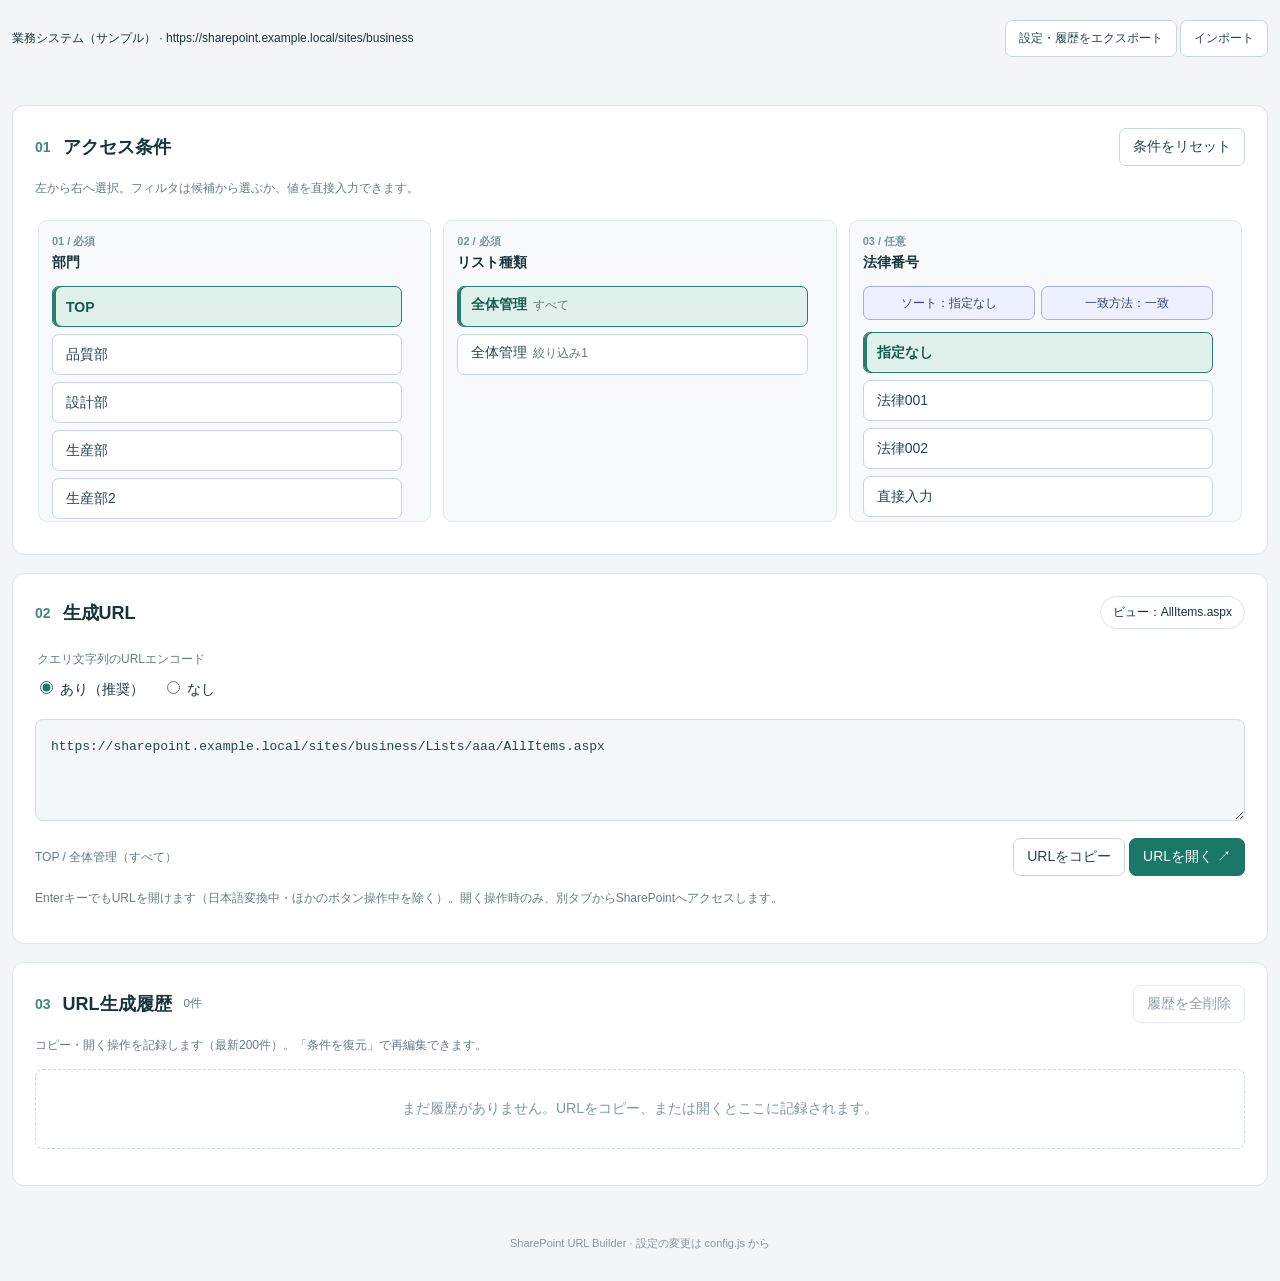
<file: SharePointUrlBuilder/index.html>
<!DOCTYPE html>

<!-- 要素IDはapp.jsから参照するため、変更する場合は両ファイルを合わせて修正する。 -->
<html lang="ja">
  <head>

    <!-- 文字コードと表示領域。日本語設定ファイルはUTF-8で保存する。 -->
    <meta charset="utf-8"/>
    <meta content="width=device-width, initial-scale=1" name="viewport"/>

    <!-- 通信制限：外部接続は拒否し、同じ場所に置いたJS/CSSだけを読み込む。 -->
    <meta content="default-src 'none'; script-src 'self'; style-src 'self'; connect-src 'none'; img-src 'none'; font-src 'none'; object-src 'none'; base-uri 'none'; form-action 'none'" http-equiv="Content-Security-Policy"/>
    <title>SharePoint URLビルダー</title>
    <link href="styles.css" rel="stylesheet"/>

    <!-- deferでDOM構築後に順番通り実行する。config.jsを必ずapp.jsより先に置く。 -->
    <script defer="" src="config.js"></script>
    <script defer="" src="app.js"></script>
  </head>
  <body>

    <main>

      <!-- 共通操作：ベースURLの表示、保存データのエクスポート／インポート。 -->
      <div class="toolbar">
        <span id="baseLabel"></span>
        <div>
          <button id="export">設定・履歴をエクスポート</button>
          <button id="import">インポート</button>
          <input accept=".json,application/json" hidden="" id="file" type="file"/>
        </div>
      </div>

      <!-- 通知領域：保存障害はstorageWarning、操作結果はmessageへapp.jsから表示する。 -->
      <p class="warning" hidden="" id="storageWarning"></p>
      <p aria-live="polite" id="message" role="status"></p>

      <!-- 01 アクセス条件：columns配下の属性列はapp.jsのrenderColumns()が生成する。 -->
      <section aria-labelledby="selectionTitle">
        <div class="section-heading">
          <h2 id="selectionTitle">
            01
            <span>アクセス条件</span>
          </h2>
          <button id="reset">条件をリセット</button>
        </div>
        <p class="hint">左から右へ選択。フィルタは候補から選ぶか、値を直接入力できます。</p>
        <div class="columns" id="columns"></div>
      </section>

      <!-- 02 生成結果：URLは読み取り専用。エンコード方式と操作ボタンを配置する。 -->
      <section aria-labelledby="resultTitle" class="result">
        <div class="section-heading">
          <h2 id="resultTitle">
            02
            <span>生成URL</span>
          </h2>
          <span class="badge" id="viewLabel">ビュー：AllItems.aspx</span>
        </div>

        <!-- ラジオボタンのnameとvalueはapp.jsのイベント処理で参照する。 -->
        <fieldset class="encoding">
          <legend>クエリ文字列のURLエンコード</legend>
          <label>
            <input checked="" name="encoding" type="radio" value="yes"/>
            あり（推奨）
          </label>
          <label>
            <input name="encoding" type="radio" value="no"/>
            なし
          </label>
        </fieldset>
        <label class="sr-only" for="url">生成されたURL</label>
        <textarea id="url" readonly="" rows="3" spellcheck="false"></textarea>
        <p class="warning" hidden="" id="urlWarning"></p>
        <div class="result-footer">
          <span id="summary"></span>
          <div>
            <button id="copy">URLをコピー</button>
            <button class="primary" id="open">URLを開く ↗</button>
          </div>
        </div>
        <p class="hint">EnterキーでもURLを開けます（日本語変換中・ほかのボタン操作中を除く）。開く操作時のみ、別タブからSharePointへアクセスします。</p>
      </section>

      <!-- 03 履歴：history配下はrenderHistory()で再描画。復元ボタンもJS側で生成する。 -->
      <section aria-labelledby="historyTitle">
        <div class="section-heading">
          <h2 id="historyTitle">
            03
            <span>URL生成履歴</span>
            <small id="historyCount"></small>
          </h2>
          <button id="clear">履歴を全削除</button>
        </div>
        <p class="hint">コピー・開く操作を記録します（最新200件）。「条件を復元」で再編集できます。</p>
        <div id="history"></div>
      </section>
    </main>

    <!-- フッター：環境固有の設定を変更するファイルを案内する。 -->
    <footer>SharePoint URL Builder · 設定の変更は config.js から</footer>
  </body>
</html>
</file>
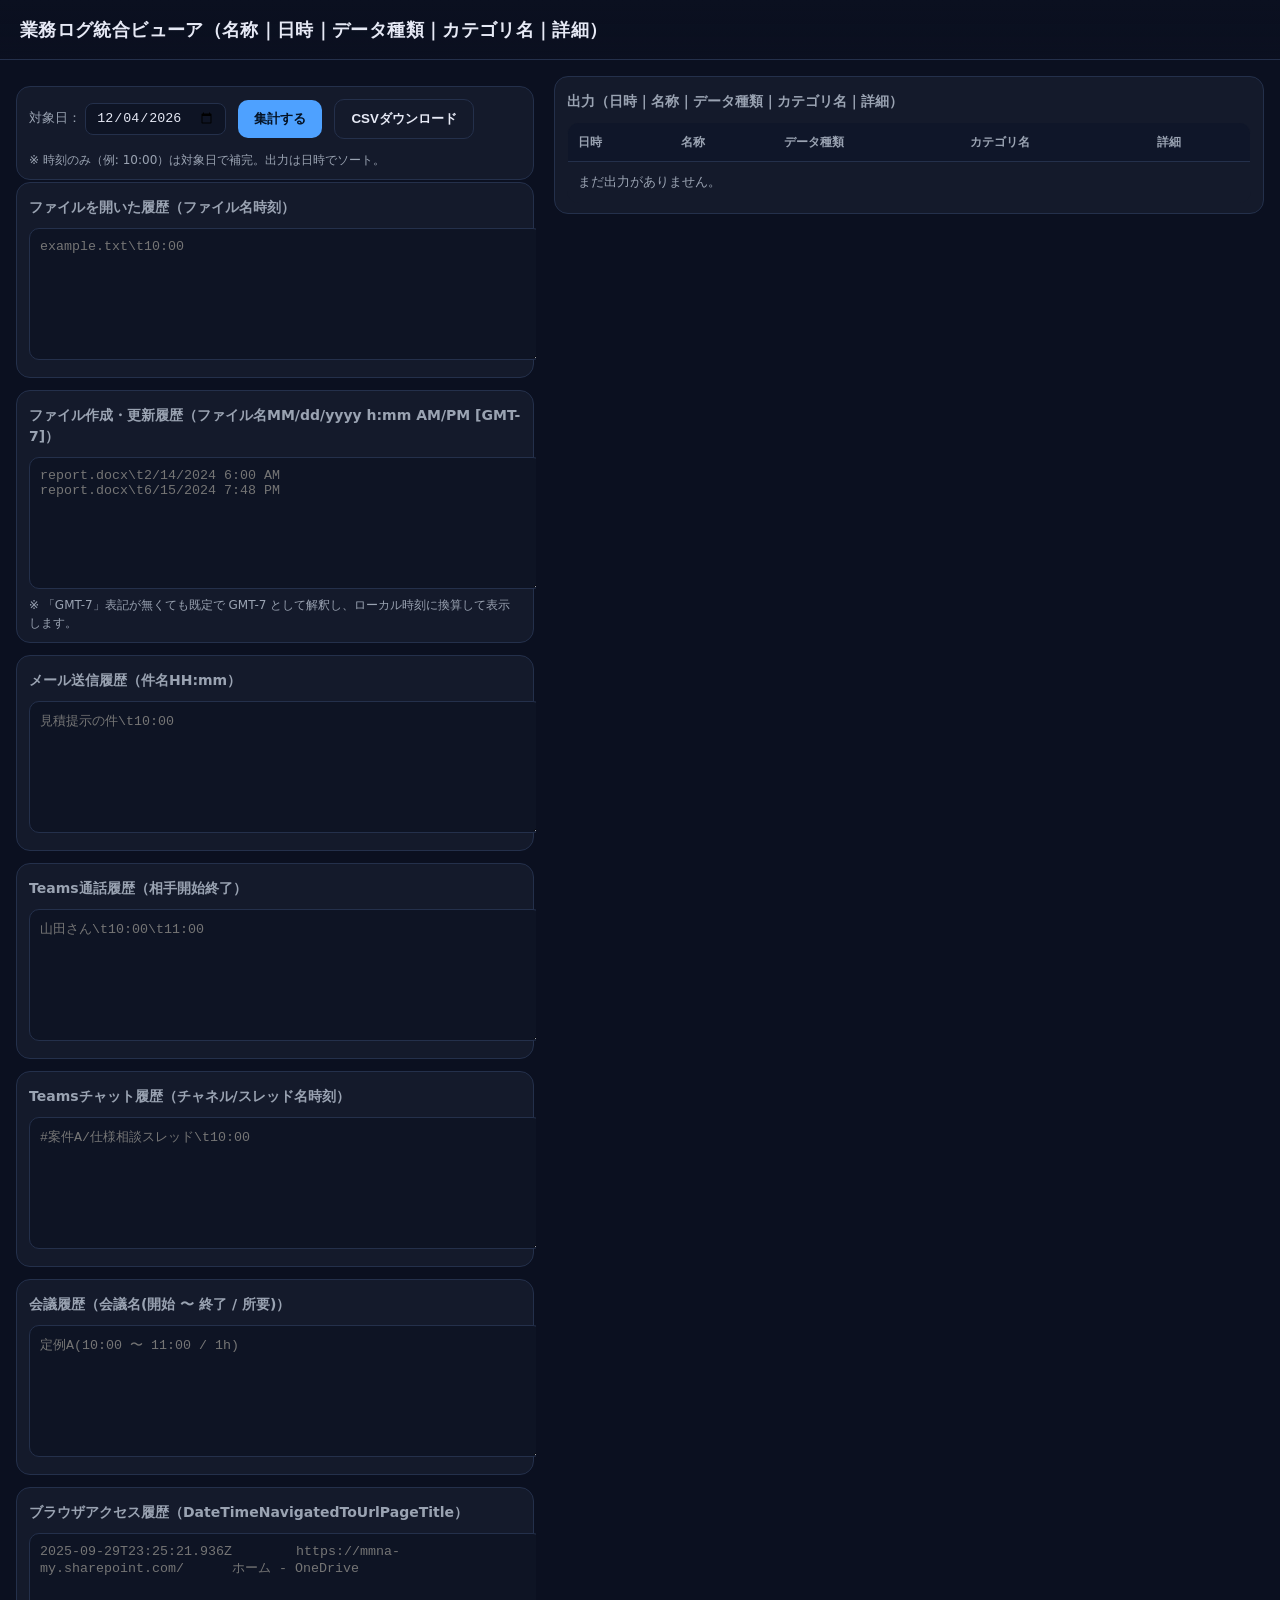
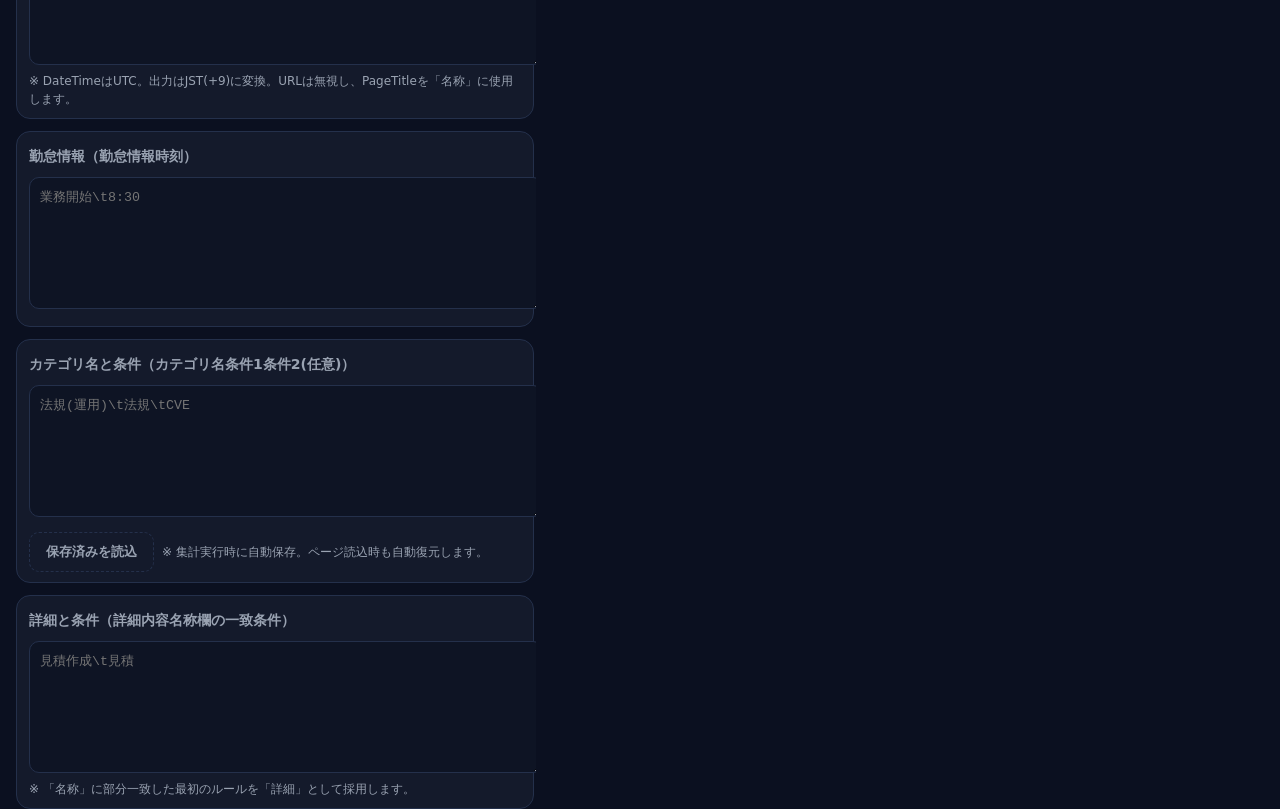
<file: task_analyzer/task_analyzer.html>
<!doctype html>
<html lang="ja">
<head>
<meta charset="utf-8" />
<meta name="viewport" content="width=device-width,initial-scale=1" />
<title>業務ログ統合ビューア（名称｜日時｜データ種類｜カテゴリ名｜詳細）</title>
<style>
  :root{
    --bg:#0b1020; --panel:#141a2b; --ink:#e6e9f5; --muted:#9aa3b2; --acc:#4ea1ff; --bd:#24304b;
  }
  body{margin:0;background:var(--bg);color:var(--ink);font-family:system-ui,-apple-system,Segoe UI,Roboto,Helvetica,Arial,'Noto Sans JP',sans-serif;line-height:1.5;}
  header{padding:16px 20px;border-bottom:1px solid var(--bd);position:sticky;top:0;background:linear-gradient(180deg,var(--bg),#0b1020e6 70%,#0b102000);}
  h1{margin:0;font-size:18px;font-weight:700;letter-spacing:.02em}

  /* ===== 2カラムレイアウト（左右独立スクロール） ===== */
  .wrap{max-width:1400px;margin:0 auto;padding:16px;}
  .two-col{
    display:grid;
    grid-template-columns:minmax(360px,520px) 1fr;
    gap:16px;
    align-items:start;
    height:calc(100vh - 72px);
  }
  .left, .right{display:flex;flex-direction:column;gap:12px;min-height:0;overflow:auto;}
  .left{padding-right:2px;}
  .right{padding-left:2px;}

  /* ===== カード/フォーム/テーブル ===== */
  .card{background:var(--panel);border:1px solid var(--bd);border-radius:14px;padding:12px 12px 10px}
  .card h2{margin:2px 0 10px;font-size:14px;color:var(--muted);font-weight:600}
  .controls{display:flex;flex-wrap:wrap;gap:12px;align-items:center}
  .controls.sticky{position:sticky;top:10px;z-index:2;}
  label{font-size:13px;color:var(--muted)}
  input[type="date"]{background:#0e1424;color:var(--ink);border:1px solid var(--bd);border-radius:8px;padding:6px 10px}
  button{background:var(--acc);color:#041224;border:none;border-radius:10px;padding:10px 16px;font-weight:700;cursor:pointer}
  button.secondary{background:transparent;border:1px solid var(--bd);color:var(--ink)}
  button.ghost{background:transparent;border:1px dashed var(--bd);color:var(--muted)}
  textarea{width:100%;min-height:110px;resize:vertical;background:#0e1424;color:var(--ink);border:1px solid var(--bd);border-radius:10px;padding:10px;font-family:ui-monospace,SFMono-Regular,Menlo,Consolas,monospace}
  .hint{font-size:12px;color:var(--muted)}

  .out-card{display:flex;flex-direction:column;min-height:0}
  .table-scroll{overflow:auto;min-height:0;flex:1;border-radius:12px}
  table{width:100%;border-collapse:collapse;background:var(--panel);border:1px solid var(--bd);border-radius:12px;overflow:hidden}
  thead th{font-size:12px;text-align:left;color:var(--muted);padding:10px;border-bottom:1px solid var(--bd);background:#0f1629;position:sticky;top:0}
  tbody td{padding:10px;border-bottom:1px solid var(--bd);font-size:13px;vertical-align:top}
  .muted{color:var(--muted)}

  @media(max-width:900px){
    .two-col{grid-template-columns:1fr; height:auto;}
    .left,.right{overflow:visible}
  }
</style>
</head>
<body>
  <header>
    <h1>業務ログ統合ビューア（名称｜日時｜データ種類｜カテゴリ名｜詳細）</h1>
  </header>

  <div class="wrap">
    <div class="two-col">
      <!-- 左：入力エリア -->
      <div class="left">
        <div class="card controls sticky">
          <div class="controls">
            <label>対象日：
              <input id="targetDate" type="date">
            </label>
            <button id="run">集計する</button>
            <button id="downloadCsv" class="secondary">CSVダウンロード</button>
            <span class="hint">※ 時刻のみ（例: 10:00）は対象日で補完。出力は日時でソート。</span>
          </div>
        </div>

        <div class="card">
          <h2>ファイルを開いた履歴（ファイル名<TAB>時刻）</h2>
          <textarea id="taOpen" placeholder="example.txt\t10:00"></textarea>
        </div>

        <div class="card">
          <h2>ファイル作成・更新履歴（ファイル名<TAB>MM/dd/yyyy h:mm AM/PM [GMT-7]）</h2>
          <textarea id="taCreateUpdate" placeholder="report.docx\t2/14/2024 6:00 AM
report.docx\t6/15/2024 7:48 PM"></textarea>
          <div class="hint">※ 「GMT-7」表記が無くても既定で GMT-7 として解釈し、ローカル時刻に換算して表示します。</div>
        </div>

        <div class="card">
          <h2>メール送信履歴（件名<TAB>HH:mm）</h2>
          <textarea id="taMail" placeholder="見積提示の件\t10:00"></textarea>
        </div>

        <div class="card">
          <h2>Teams通話履歴（相手<TAB>開始<TAB>終了）</h2>
          <textarea id="taTeams" placeholder="山田さん\t10:00\t11:00"></textarea>
        </div>

        <div class="card">
          <h2>Teamsチャット履歴（チャネル/スレッド名<TAB>時刻）</h2>
          <textarea id="taTeamsChat" placeholder="#案件A/仕様相談スレッド\t10:00"></textarea>
        </div>

        <div class="card">
          <h2>会議履歴（会議名(開始 〜 終了 / 所要)）</h2>
          <textarea id="taMeet" placeholder="定例A(10:00 〜 11:00 / 1h)"></textarea>
        </div>

        <!-- ★★ 追加：ブラウザアクセス履歴 ★★ -->
        <div class="card">
          <h2>ブラウザアクセス履歴（DateTime<TAB>NavigatedToUrl<TAB>PageTitle）</h2>
          <textarea id="taBrowser" placeholder="2025-09-29T23:25:21.936Z	https://mmna-my.sharepoint.com/	ホーム - OneDrive"></textarea>
          <div class="hint">※ DateTimeはUTC。出力はJST(+9)に変換。URLは無視し、PageTitleを「名称」に使用します。</div>
        </div>

        <div class="card">
          <h2>勤怠情報（勤怠情報<TAB>時刻）</h2>
          <textarea id="taKintai" placeholder="業務開始\t8:30"></textarea>
        </div>

        <div class="card">
          <h2>カテゴリ名と条件（カテゴリ名<TAB>条件1<TAB>条件2(任意)）</h2>
          <textarea id="taCategory" placeholder="法規(運用)\t法規\tCVE"></textarea>
          <div class="controls" style="margin-top:8px;gap:8px">
            <button id="btnLoadCategory" class="ghost">保存済みを読込</button>
            <span class="hint">※ 集計実行時に自動保存。ページ読込時も自動復元します。</span>
          </div>
        </div>

        <div class="card">
          <h2>詳細と条件（詳細内容<TAB>名称欄の一致条件）</h2>
          <textarea id="taDetailRules" placeholder="見積作成\t見積"></textarea>
          <div class="hint">※ 「名称」に部分一致した最初のルールを「詳細」として採用します。</div>
        </div>
      </div>

      <!-- 右：出力テーブル -->
      <div class="right">
        <div class="card out-card">
          <h2>出力（日時｜名称｜データ種類｜カテゴリ名｜詳細）</h2>
          <div class="table-scroll">
            <table id="outTable" aria-live="polite">
              <thead>
                <tr><th>日時</th><th>名称</th><th>データ種類</th><th>カテゴリ名</th><th>詳細</th></tr>
              </thead>
              <tbody id="outBody">
                <tr><td class="muted" colspan="5">まだ出力がありません。</td></tr>
              </tbody>
            </table>
          </div>
        </div>
      </div>

    </div>
  </div>

<script>
(function(){
  // ===== LocalStorage Keys =====
  const LS_KEY_CATEGORY     = 'taskAnalyzer.categoryRules.v1';
  const LS_KEY_DETAILRULES  = 'taskAnalyzer.detailRules.v1';
  const LS_KEY_KINTAI       = 'taskAnalyzer.kintai.v1';

  // ===== 共通ユーティリティ =====
  function fmtYmdHM(date){
    if(!(date instanceof Date) || isNaN(date)) return '';
    const y = date.getFullYear();
    const m = String(date.getMonth()+1).padStart(2,'0');
    const d = String(date.getDate()).padStart(2,'0');
    const hh = String(date.getHours()).padStart(2,'0');
    const mm = String(date.getMinutes()).padStart(2,'0');
    return `${y}/${m}/${d} ${hh}:${mm}`;
  }
  function lines(str){
    return (str||'').replace(/\r\n?/g,'\n').split('\n').map(s=>s.trim()).filter(Boolean);
  }

  // 前営業日（週末除く）を YYYY-MM-DD 文字列で返す
  function prevBusinessDayYMD(){
    const t = new Date();
    t.setHours(0,0,0,0);
    const d = new Date(t.getFullYear(), t.getMonth(), t.getDate() - 1);
    while([0,6].includes(d.getDay())){ d.setDate(d.getDate() - 1); }
    const y = d.getFullYear();
    const m = String(d.getMonth()+1).padStart(2,'0');
    const da = String(d.getDate()).padStart(2,'0');
    return `${y}-${m}-${da}`;
  }

  function getTargetDate(){
    const el = document.getElementById('targetDate');
    const v = el.value;
    if(!v){
      el.value = prevBusinessDayYMD(); // 既定＝前営業日
      return getTargetDate();
    }
    const [yy,mm,dd] = v.split('-').map(n=>parseInt(n,10));
    return new Date(yy, mm-1, dd, 0, 0, 0, 0);
  }

  // ===== 解析系 =====
  // MM/dd/yyyy h:mm AM/PM （GMT記載なし→既定で GMT-7）をローカル時刻へ
  function parseUsAmPmAssumeGMTMinus7(s){
    let offset = -7;
    const tzMatch = s.match(/\bGMT\s*([+-]\d{1,2})\b/i);
    if(tzMatch){
      offset = parseInt(tzMatch[1],10);
      s = s.replace(/\bGMT\s*[+-]?\d{1,2}\b/i,'').trim();
    }
    const m = s.match(/^(\d{1,2})\/(\d{1,2})\/(\d{4})\s+(\d{1,2}):(\d{2})\s*([AP]M)$/i);
    if(!m) return null;
    let [_, M, D, Y, h, min, ap] = m;
    M = +M; D = +D; Y = +Y; h = +h; min = +min; ap = ap.toUpperCase();
    if(ap === 'PM' && h !== 12) h += 12;
    if(ap === 'AM' && h === 12) h = 0;
    const MM = String(M).padStart(2,'0');
    const DD = String(D).padStart(2,'0');
    const HH = String(h).padStart(2,'0');
    const mm2 = String(min).padStart(2,'0');
    const sign = offset >= 0 ? '+' : '-';
    const abs = Math.abs(offset);
    const tz = `${sign}${String(abs).padStart(2,'0')}:00`;
    const iso = `${Y}-${MM}-${DD}T${HH}:${mm2}:00${tz}`;
    return new Date(iso);
  }
  function parseTimeOnTargetDay(s, targetDate){
    const m = s.match(/^(\d{1,2}):(\d{2})$/);
    if(!m) return null;
    const [_,hh,mm] = m.map(Number);
    return new Date(targetDate.getFullYear(), targetDate.getMonth(), targetDate.getDate(), hh, mm, 0, 0);
  }

  // JST(+9)での表示用（UTCのDate -> JSTの"壁時計"に直して既存フォーマットで表示）
  function fmtYmdHM_JST(utcDate){
    if(!(utcDate instanceof Date) || isNaN(utcDate)) return '';
    // 現地タイムゾーンとの差分を考慮して JST の壁時計に合わせる（日本はDSTなし）
    const deltaMinutes = (9*60) + utcDate.getTimezoneOffset(); // +540 - localOffset
    const jstDate = new Date(utcDate.getTime() + deltaMinutes*60000);
    return fmtYmdHM(jstDate);
  }

  // ===== カテゴリ判定 =====
  function parseCategoryRules(text){
    const arr = lines(text);
    const rules = [];
    for(const line of arr){
      const parts = line.split('\t');
      const cat = (parts[0]||'').trim();
      const c1  = (parts[1]||'').trim();
      const c2  = (parts[2]||'').trim();
      if(!cat || !c1) continue; // 条件1は必須
      rules.push({ cat, c1, c2: c2 || null });
    }
    return rules;
  }
  function resolveCategory(name, rules){
    for(const r of rules){
      const ok1 = name.includes(r.c1);
      const ok2 = r.c2 ? name.includes(r.c2) : true;
      if(ok1 && ok2) return r.cat;
    }
    return '';
  }

  // ===== 詳細判定 =====
  function parseDetailRules(text){
    const arr = lines(text);
    const rules = [];
    for(const line of arr){
      const [detail, cond] = line.split('\t');
      const d = (detail||'').trim();
      const c = (cond||'').trim();
      if(!d || !c) continue;
      rules.push({ detail: d, cond: c });
    }
    return rules;
  }
  function resolveDetail(name, rules){
    for(const r of rules){
      if(name.includes(r.cond)) return r.detail; // 最初に一致したもの
    }
    return '';
  }

  // ===== 出力描画・CSV =====
  function renderTable(rows){
    const tbody = document.getElementById('outBody');
    tbody.innerHTML = '';
    if(rows.length === 0){
      tbody.innerHTML = `<tr><td class="muted" colspan="5">該当する行がありませんでした。</td></tr>`;
      return;
    }
    for(const r of rows){
      const tr = document.createElement('tr');
      // 列順：名称｜日時｜データ種類｜カテゴリ名｜詳細
      tr.innerHTML = `<td>${r.whenStr}</td><td>${r.name}</td><td>${r.type}</td><td>${r.category||''}</td><td>${r.detail||''}</td>`;
      tbody.appendChild(tr);
    }
  }
  function downloadCSV(rows){
    const header = ['名称','データ種類','日時','時間1','時間2','カテゴリ名','詳細'];
    const escape = (s) => `"${String(s).replace(/"/g,'""')}"`;
    const csv = [header.join(',')].concat(
      rows.map(r=>`${escape(r.name)},${escape(r.type)},${escape(r.whenStr)},,,${escape(r.category||'')},${escape(r.detail||'')}`)
    ).join('\r\n');
    const blob = new Blob([csv], {type:'text/csv;charset=utf-8;'});
    const url = URL.createObjectURL(blob);
    const a = document.createElement('a');
    a.href = url; a.download = 'activity_merged.csv';
    document.body.appendChild(a); a.click();
    setTimeout(()=>{ URL.revokeObjectURL(url); a.remove(); }, 500);
  }

  // ===== 集計本体 =====
  let lastRows = [];
  function runAggregation(){
    const target = getTargetDate();
    const rows = [];

    // 1) ファイルを開いた履歴
    for(const line of lines(document.getElementById('taOpen').value)){
      const [name, timeStr] = line.split('\t');
      if(!name || !timeStr) continue;
      const d = parseTimeOnTargetDay(String(timeStr).trim(), target);
      if(!d) continue;
      rows.push({ type:'ファイル(開)', name: String(name).trim(), when:d, whenStr: fmtYmdHM(d) });
    }

    // 2) 作成・更新履歴（既定GMT-7）
    for(const line of lines(document.getElementById('taCreateUpdate').value)){
      const [name, tsRaw] = line.split('\t');
      if(!name || !tsRaw) continue;
      const d = parseUsAmPmAssumeGMTMinus7(String(tsRaw).trim());
      if(!d) continue;
      rows.push({ type:'ファイル(更)', name: String(name).trim(), when:d, whenStr: fmtYmdHM(d) });
    }

    // 3) メール送信履歴
    for(const line of lines(document.getElementById('taMail').value)){
      const [subj, timeStr] = line.split('\t');
      if(!subj || !timeStr) continue;
      const d = parseTimeOnTargetDay(String(timeStr).trim(), target);
      if(!d) continue;
      rows.push({ type:'メール', name: String(subj).trim(), when:d, whenStr: fmtYmdHM(d) });
    }

    // 4) Teams通話履歴（開始・終了）
    for(const line of lines(document.getElementById('taTeams').value)){
      const parts = line.split('\t');
      if(parts.length < 3) continue;
      const [peer, startStr, endStr] = parts.map(s=>String(s).trim());
      const ds = parseTimeOnTargetDay(startStr, target);
      const de = parseTimeOnTargetDay(endStr, target);
      if(!peer || !ds || !de) continue;
      rows.push({ type:'Teams(開始)', name: peer, when: ds, whenStr: fmtYmdHM(ds) });
      rows.push({ type:'Teams(終了)', name: peer, when: de, whenStr: fmtYmdHM(de) });
    }

    // 5) Teamsチャット履歴
    for(const line of lines(document.getElementById('taTeamsChat').value)){
      const [thread, timeStr] = line.split('\t');
      if(!thread || !timeStr) continue;
      const d = parseTimeOnTargetDay(String(timeStr).trim(), target);
      if(!d) continue;
      rows.push({ type:'Teams(チャット)', name: String(thread).trim(), when:d, whenStr: fmtYmdHM(d) });
    }

    // 6) 会議履歴（開始・終了） ※「〜」/「-」両対応
    for(const line of lines(document.getElementById('taMeet').value)){
      const m = line.match(/^(.+?)\s*\(\s*([0-9]{1,2}:[0-9]{2})\s*[〜\-]\s*([0-9]{1,2}:[0-9]{2})\s*(?:\/.*)?\)$/);
      if(!m) continue;
      const title = m[1].trim();
      const ds = parseTimeOnTargetDay(m[2].trim(), target);
      const de = parseTimeOnTargetDay(m[3].trim(), target);
      if(!ds || !de) continue;
      rows.push({ type:'会議(開始)', name: title, when: ds, whenStr: fmtYmdHM(ds) });
      rows.push({ type:'会議(終了)', name: title, when: de, whenStr: fmtYmdHM(de) });
    }

    // 7) ★ ブラウザアクセス履歴：UTC -> JST(+9)表示、URLは無視、PageTitleを名称に
    for(const line of lines(document.getElementById('taBrowser').value)){
      const parts = line.split('\t');
      if(parts.length < 3) continue;
      const dtStr = String(parts[0]).trim();
      const title = String(parts[2]).trim(); // PageTitle
      if(!dtStr || !title) continue;
      const du = new Date(dtStr);            // UTC ISO などに対応
      if(isNaN(du)) continue;
      rows.push({ type:'ブラウザ', name: title, when: du, whenStr: fmtYmdHM_JST(du) });
    }

    // 8) 勤怠情報
    const kintaiText = document.getElementById('taKintai').value;
    for(const line of lines(kintaiText)){
      const [label, timeStr] = line.split('\t');
      if(!label || !timeStr) continue;
      const d = parseTimeOnTargetDay(String(timeStr).trim(), target);
      if(!d) continue;
      rows.push({ type:'勤怠', name: String(label).trim(), when:d, whenStr: fmtYmdHM(d) });
    }

    // 9) カテゴリ付与
    const catText = document.getElementById('taCategory').value;
    const catRules = parseCategoryRules(catText);
    for(const r of rows){ r.category = resolveCategory(r.name, catRules); }

    // 10) 詳細付与（名称への部分一致）
    const detailText = document.getElementById('taDetailRules').value;
    const detailRules = parseDetailRules(detailText);
    for(const r of rows){ r.detail = resolveDetail(r.name, detailRules); }

    // ★ localStorage 保存（カテゴリ／詳細ルール／勤怠）
    try{
      localStorage.setItem(LS_KEY_CATEGORY, catText);
      localStorage.setItem(LS_KEY_DETAILRULES, detailText);
      localStorage.setItem(LS_KEY_KINTAI, kintaiText);
    }catch(e){ console.warn('設定の保存に失敗:', e); }

    // ソート & 出力
    rows.sort((a,b)=> a.when - b.when);
    lastRows = rows;
    renderTable(rows);

    // CSVボタン更新
    document.getElementById('downloadCsv').onclick = ()=> downloadCSV(lastRows);
  }

  // ===== イベント配線 =====
  document.getElementById('run').addEventListener('click', runAggregation);

  // 各テキストエリアの blur で自動集計（ブラウザ履歴も追加）
  ['taOpen','taCreateUpdate','taMail','taTeams','taTeamsChat','taMeet','taBrowser','taKintai','taCategory','taDetailRules'].forEach(id=>{
    const el = document.getElementById(id);
    if(el){ el.addEventListener('blur', runAggregation); }
  });

  // 「保存済みを読込」ボタン（カテゴリ）
  document.getElementById('btnLoadCategory').addEventListener('click', ()=>{
    try{
      const saved = localStorage.getItem(LS_KEY_CATEGORY);
      if(saved!=null){
        document.getElementById('taCategory').value = saved;
        runAggregation(); // 反映
      }
    }catch(e){ console.warn('カテゴリの読込に失敗:', e); }
  });

  // 初期化：対象日＝前営業日 & 各テキストを自動復元
  (function init(){
    getTargetDate();
    try{
      const savedCat    = localStorage.getItem(LS_KEY_CATEGORY);
      const savedDetail = localStorage.getItem(LS_KEY_DETAILRULES);
      const savedKintai = localStorage.getItem(LS_KEY_KINTAI);
      if(savedCat   != null) document.getElementById('taCategory').value     = savedCat;
      if(savedDetail!= null) document.getElementById('taDetailRules').value  = savedDetail;
      if(savedKintai!= null) document.getElementById('taKintai').value       = savedKintai;
    }catch(e){ /* noop */ }
  })();
})();
</script>
</body>
</html>
</file>
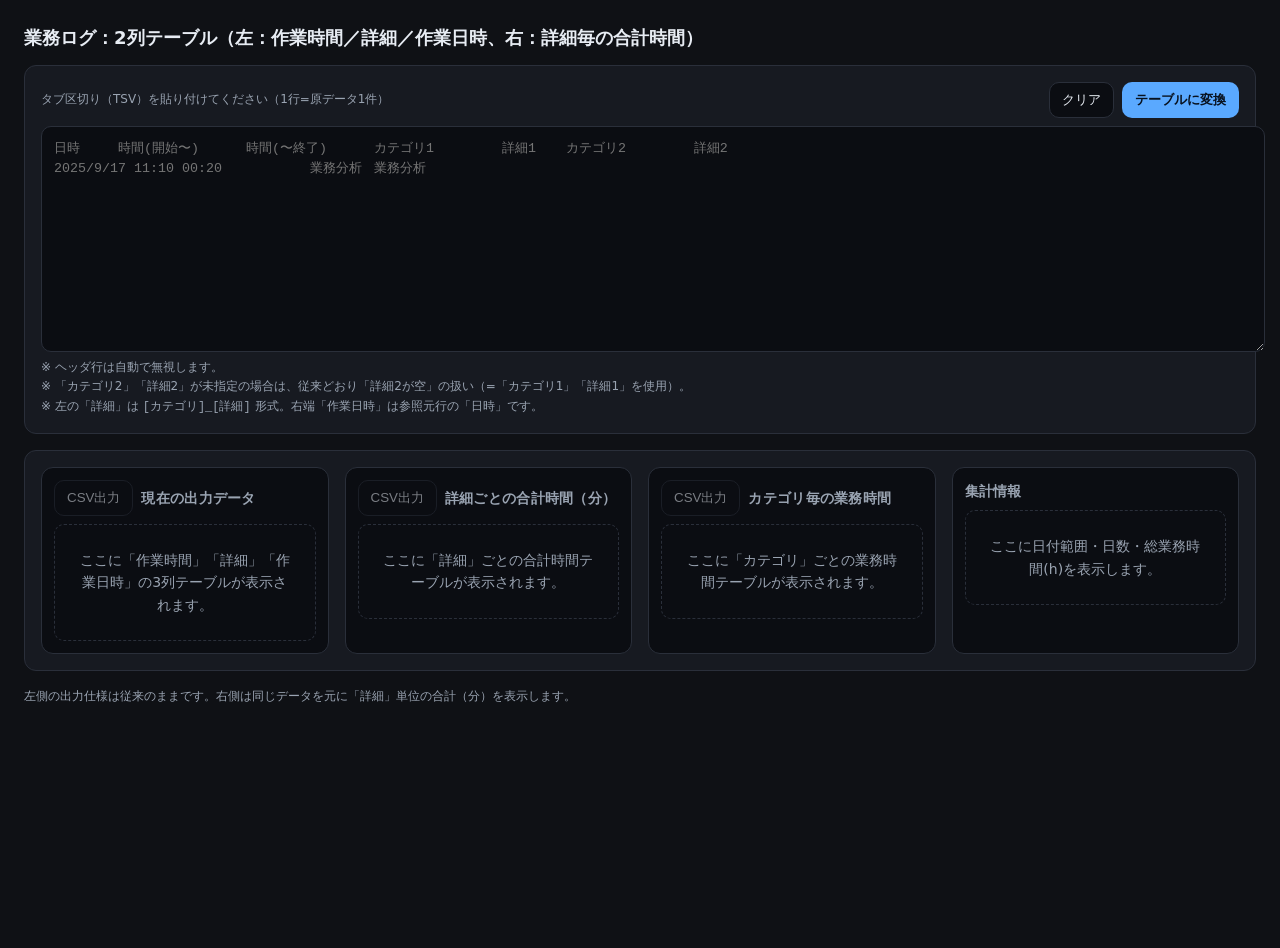
<file: task_analyzer/task_mapper.html>
<!doctype html>
<meta charset="utf-8" />
<title>業務ログ：作業時間×詳細（カテゴリ付／集計テーブル＋CSV出力）</title>
<style>
  :root {
    --bg: #0f1115;
    --panel: #171a21;
    --muted: #9aa4b2;
    --fg: #e7ecf3;
    --acc: #5aa9ff;
    --line: #2a2f3a;
  }
  html, body { height: 100%; }
  body {
    margin: 0; padding: 24px; background: var(--bg); color: var(--fg);
    font: 14px/1.6 system-ui, -apple-system, "Segoe UI", Roboto, "Hiragino Kaku Gothic ProN", Meiryo, sans-serif;
  }
  h1 { margin: 0 0 12px; font-size: 18px; }
  .wrap { display: grid; gap: 16px; }
  .panel {
    background: var(--panel); border: 1px solid var(--line); border-radius: 12px;
    padding: 16px;
  }
  .row { display: grid; grid-template-columns: 1fr auto; align-items: center; gap: 12px; }
  textarea {
    width: 100%; min-height: 200px; resize: vertical;
    background: #0b0d12; color: var(--fg);
    border: 1px solid var(--line); border-radius: 10px; padding: 12px;
    font-family: ui-monospace, SFMono-Regular, Menlo, Consolas, "Liberation Mono", monospace;
    line-height: 1.5;
  }
  .hint { color: var(--muted); font-size: 12px; }
  .btns { display: flex; gap: 8px; }
  button {
    appearance: none; border: 1px solid var(--line); background: #0b0d12; color: var(--fg);
    padding: 8px 12px; border-radius: 10px; cursor: pointer;
  }
  button.primary { background: var(--acc); color: #08121f; border-color: transparent; font-weight: 600; }
  button:hover { filter: brightness(1.05); }
  button:disabled { opacity: .5; cursor: not-allowed; }

  table {
    width: 100%; border-collapse: collapse; overflow: hidden; border-radius: 12px;
    border: 1px solid var(--line);
  }
  thead th {
    text-align: left; background: #0b0d12; color: var(--muted); font-weight: 600; letter-spacing: .02em;
    padding: 10px 12px; border-bottom: 1px solid var(--line);
  }
  tbody td {
    padding: 10px 12px; border-bottom: 1px solid var(--line);
    vertical-align: top;
  }
  tbody tr:last-child td { border-bottom: none; }
  .time, .dt { font-variant-numeric: tabular-nums; white-space: nowrap; }
  .time { font-weight: 600; }
  .empty {
    color: var(--muted); text-align: center; padding: 24px; border: 1px dashed var(--line);
    border-radius: 10px; background: #0b0d12;
  }
  .footer { color: var(--muted); font-size: 12px; }

  /* 出力エリアを左右 1:1 に分割 */
  .out-split {
    display: grid; gap: 16px;
    grid-template-columns: 1fr 1fr 1fr 1fr; /* 4カラム（左：明細／中：詳細集計／右：カテゴリ集計／右端：集計情報） */
  }
  .subpanel {
    background: #0b0d12; border: 1px solid var(--line); border-radius: 12px; padding: 12px;
  }
  .subhdr {
    display: flex; align-items: center; gap: 8px; margin: 0 0 8px;
  }
  .subhdr h2 {
    margin: 0; font-size: 14px; color: var(--muted); font-weight: 700; letter-spacing: .02em;
  }

  /* 集計テーブルの数値を右寄せ */
  .num { text-align: right; font-variant-numeric: tabular-nums; }
</style>

<body>
  <h1>業務ログ：2列テーブル（左：作業時間／詳細／作業日時、右：詳細毎の合計時間）</h1>
  <div class="wrap">
    <div class="panel">
      <div class="row" style="margin-bottom:8px">
        <label class="hint">タブ区切り（TSV）を貼り付けてください（1行=原データ1件）</label>
        <div class="btns">
          <button id="btnClear">クリア</button>
          <button id="btnRender" class="primary">テーブルに変換</button>
        </div>
      </div>
      <textarea id="inp" placeholder="日時	時間(開始〜)	時間(〜終了)	カテゴリ1	詳細1	カテゴリ2	詳細2&#10;2025/9/17 11:10	00:20		業務分析	業務分析		"></textarea>
      <div class="hint">
        ※ ヘッダ行は自動で無視します。<br>
        ※ 「カテゴリ2」「詳細2」が未指定の場合は、従来どおり「詳細2が空」の扱い（=「カテゴリ1」「詳細1」を使用）。<br>
        ※ 左の「詳細」は <code>[カテゴリ]_[詳細]</code> 形式。右端「作業日時」は参照元行の「日時」です。
      </div>
    </div>

    <div class="panel">
      <!-- 出力エリア：左右 1:1 -->
      <div class="out-split">
        <div class="subpanel">
          <div class="subhdr">
            <button id="btnCsvLeft" disabled>CSV出力</button>
            <h2>現在の出力データ</h2>
          </div>
          <div id="out-left" class="empty">ここに「作業時間」「詳細」「作業日時」の3列テーブルが表示されます。</div>
        </div>
        <div class="subpanel">
          <div class="subhdr">
            <button id="btnCsvRight" disabled>CSV出力</button>
            <h2>詳細ごとの合計時間（分）</h2>
          </div>
          <div id="out-right" class="empty">ここに「詳細」ごとの合計時間テーブルが表示されます。</div>
        </div>
        <div class="subpanel">
          <div class="subhdr">
            <button id="btnCsvCat" disabled>CSV出力</button>
            <h2>カテゴリ毎の業務時間</h2>
          </div>
          <div id="out-cat" class="empty">ここに「カテゴリ」ごとの業務時間テーブルが表示されます。</div>
        </div>
        <div class="subpanel">
          <div class="subhdr">
            <h2>集計情報</h2>
          </div>
          <div id="out-info" class="empty">ここに日付範囲・日数・総業務時間(h)を表示します。</div>
        </div>
      </div>
    </div>

    <div class="footer">
      左側の出力仕様は従来のままです。右側は同じデータを元に「詳細」単位の合計（分）を表示します。
    </div>
  </div>

  <script>
    const $ = (s, el=document) => el.querySelector(s);

    const headerTokens = ["日時","時間(開始〜)","時間(〜終了)","カテゴリ1","詳細1","カテゴリ2","詳細2"];

    function looksLikeHeader(line){
      return headerTokens.every(tok => line.includes(tok));
    }

    function escapeHTML(s){
      return s.replace(/[&<>"']/g, c => ({'&':'&amp;','<':'&lt;','>':'&gt;','"':'&quot;',"'":'&#39;'}[c]));
    }

    function normalizeCell(x){
      return (x ?? "").trim();
    }

    // "H:MM" or "HH:MM" -> minutes
    function toMinutes(hhmm){
      const s = (hhmm || "").trim();
      if (!s) return 0;
      const m = s.match(/^(\d{1,2}):([0-5]\d)$/);
      if (!m) return 0;
      return parseInt(m[1],10) * 60 + parseInt(m[2],10);
    }

    // 詳細文字列の生成: 常に [カテゴリ]_[詳細]（「詳細2_」などの接頭辞は付けない）
    function buildDetail(cat, detail){
      return `${cat}_${detail}`;
    }

    // TSVをパースして {time, detail, dt, category} の配列に展開（左の表用データ）
    function parseTSV(tsv){
      const lines = tsv.split(/\r?\n/).map(l => l.replace(/\s+$/,'')).filter(l => l.length);
      if (!lines.length) return [];

      let startIdx = 0;
      if (looksLikeHeader(lines[0])) startIdx = 1;

      const rows = [];
      for (let i = startIdx; i < lines.length; i++){
        const raw = lines[i];
        const cells = raw.split("\t"); // keep empties

        const dt     = normalizeCell(cells[0]); // 日時
        const tStart = normalizeCell(cells[1]); // 時間(開始〜)
        const tEnd   = normalizeCell(cells[2]); // 時間(〜終了)
        const cat1   = normalizeCell(cells[3]); // カテゴリ1
        const d1     = normalizeCell(cells[4]); // 詳細1
        const cat2   = normalizeCell(cells[5]); // カテゴリ2（詳細2と対応）
        const d2     = normalizeCell(cells[6]); // 詳細2

        // 要件：時間(開始) および 時間(終了) の両方が欠けている行のみスキップ
        if (!tStart && !tEnd) {
          continue;
        }

        if (tStart){
          const detailText = buildDetail(cat1, d1);
          rows.push({ time: tStart, detail: detailText, dt, category: cat1 });
        }
        if (tEnd){
          // 原則：「カテゴリ2」と「詳細2」は両方指定される前提。
          // どちらか未指定の場合は従来どおり「カテゴリ1」「詳細1」を使用（接頭辞なし）にフォールバック。
          const hasCat2 = !!cat2;
          const hasD2   = !!d2;
          if (hasCat2 && hasD2){
            const detailText = buildDetail(cat2, d2);
            rows.push({ time: tEnd, detail: detailText, dt, category: cat2 });
          } else if (hasD2){ // 念のため：詳細2のみ指定→カテゴリ1で補完
            const detailText = buildDetail(cat1, d2);
            rows.push({ time: tEnd, detail: detailText, dt, category: cat1 });
          } else {
            const detailText = buildDetail(cat1, d1); // 従来動作
            rows.push({ time: tEnd, detail: detailText, dt, category: cat1 });
          }
        }
      }
      return rows;
    }

    // 集計（右の表用データ）: {detail => totalMinutes}
    function aggregateByDetail(pairs){
      const map = new Map();
      let grand = 0;
      for (const p of pairs){
        const min = toMinutes(p.time);
        grand += min;
        const key = p.detail || "";
        if (!key) continue;
        map.set(key, (map.get(key) || 0) + min);
      }
      const rows = Array.from(map.entries())
        .map(([detail, totalMin]) => ({ detail, totalMin }))
        .sort((a,b) => b.totalMin - a.totalMin);
      return { rows, grand };
    }

    // 集計（カテゴリ毎）: {category => totalMinutes}
    function aggregateByCategory(pairs){
      const map = new Map();
      let grand = 0;
      for (const p of pairs){
        const min = toMinutes(p.time);
        grand += min;
        const key = p.category || "";
        if (!key) continue;
        map.set(key, (map.get(key) || 0) + min);
      }
      const rows = Array.from(map.entries())
        .map(([category, totalMin]) => ({ category, totalMin }))
        .sort((a,b) => b.totalMin - a.totalMin);
      return { rows, grand };
    }

    function renderCategoryTable(agg){
      const el = $("#out-cat");
      const { rows, grand } = agg;
      if (!rows.length){
        el.className = "empty";
        el.innerHTML = "集計対象がありません。";
        return;
      }
      const header = `
        <thead><tr>
          <th>カテゴリ</th>
          <th style="width:120px" class="num">時間(分)</th>
          <th style="width:100px" class="num">割合(%)</th>
        </tr></thead>`;
      const body = rows.map(r => {
        const pct = grand ? (r.totalMin * 100 / grand) : 0;
        return `<tr>
          <td>${escapeHTML(r.category)}</td>
          <td class="num">${r.totalMin}</td>
          <td class="num">${pct.toFixed(1)}</td>
        </tr>`;
      }).join("");
      el.className = "";
      el.innerHTML = `<table>${header}<tbody>${body}</tbody></table>`;
      $("#btnCsvCat").disabled = false;
    }

    function renderLeftTable(pairs){
      const el = $("#out-left");
      if (!pairs.length){
        el.className = "empty";
        el.innerHTML = "有効なデータがありません。TSVを貼り付けて「テーブルに変換」を押してください。";
        $("#btnCsvLeft").disabled = true;
        return;
      }
      const header = `
        <thead><tr>
          <th style="width:120px">作業時間</th>
          <th>詳細</th>
          <th style="width:170px">作業日時</th>
        </tr></thead>`;
      const body = pairs.map(p => {
        const time = escapeHTML(p.time);
        const detail = escapeHTML(p.detail || "");
        const dt = escapeHTML(p.dt || "");
        return `<tr>
          <td class="time">${time}</td>
          <td>${detail || "<span style='color:var(--muted)'>（詳細なし）</span>"}</td>
          <td class="dt">${dt || "<span style='color:var(--muted)'>（未設定）</span>"}</td>
        </tr>`;
      }).join("");
      el.className = "";
      el.innerHTML = `<table>${header}<tbody>${body}</tbody></table>`;
      $("#btnCsvLeft").disabled = false;
    }

    function renderRightAggTable(agg){
      const el = $("#out-right");
      if (!agg.rows.length){
        el.className = "empty";
        el.innerHTML = "集計対象がありません。";
        $("#btnCsvCat").disabled = true;
        $("#btnCsvRight").disabled = true;
        return;
      }
      const header = `
        <thead><tr>
          <th>詳細</th>
          <th style="width:120px" class="num">合計(分)</th>
          <th style="width:100px" class="num">割合(%)</th>
        </tr></thead>`;
      const body = agg.rows.map(r => {
        const detail = escapeHTML(r.detail);
        const pct = agg.grand ? (r.totalMin * 100 / agg.grand) : 0;
        return `<tr>
          <td>${detail}</td>
          <td class="num">${r.totalMin}</td>
          <td class="num">${pct.toFixed(1)}</td>
        </tr>`;
      }).join("");
      el.className = "";
      el.innerHTML = `<table>${header}<tbody>${body}</tbody></table>`;
      $("#btnCsvRight").disabled = false;
      $("#btnCsvCat").disabled = true;
    }

    // ===== 集計情報 =====
    function parseYMD(dtStr){
      // dtStr: "YYYY/M/D HH:MM" を想定。日付部分のみ取り出す
      if (!dtStr) return null;
      const [dPart] = dtStr.split(/\s+/);
      const m = dPart.match(/^(\d{4})\/(\d{1,2})\/(\d{1,2})$/);
      if (!m) return null;
      const y = +m[1], mo = +m[2], d = +m[3];
      return { y, mo, d };
    }

    function toDateObj(ymd){
      if (!ymd) return null;
      return new Date(ymd.y, ymd.mo - 1, ymd.d);
    }

    function formatYMD(ymd){
      if (!ymd) return "";
      const pad = (n)=> String(n).padStart(2, "0");
      return `${ymd.y}/${pad(ymd.mo)}/${pad(ymd.d)}`;
    }

    function computeSummary(pairs){
      if (!pairs.length) return { range:"-", days:0, totalHours:"0.0" };
      // ユニーク日付の集合と最小・最大日付、総分
      const dateSet = new Set();
      let minDate = null, maxDate = null;
      let totalMin = 0;
      for (const p of pairs){
        totalMin += toMinutes(p.time);
        const ymd = parseYMD(p.dt);
        if (!ymd) continue;
        const key = `${ymd.y}-${ymd.mo}-${ymd.d}`;
        dateSet.add(key);
        const dObj = toDateObj(ymd);
        if (!minDate || dObj < minDate) minDate = dObj;
        if (!maxDate || dObj > maxDate) maxDate = dObj;
      }
      const startYMD = minDate ? { y:minDate.getFullYear(), mo:minDate.getMonth()+1, d:minDate.getDate() } : null;
      const endYMD   = maxDate ? { y:maxDate.getFullYear(),   mo:maxDate.getMonth()+1, d:maxDate.getDate() } : null;
      const range = (startYMD && endYMD) ? `${formatYMD(startYMD)}〜${formatYMD(endYMD)}` : "-";
      const days = dateSet.size;
      const totalHours = (totalMin / 60).toFixed(1);
      return { range, days, totalHours };
    }

    function renderInfo(summary){
      const el = $("#out-info");
      const { range, days, totalHours } = summary;
      el.className = "";
      el.innerHTML = `
        <table>
          <thead><tr><th>項目</th><th>値</th></tr></thead>
          <tbody>
            <tr><td>日付範囲</td><td>${escapeHTML(range)}</td></tr>
            <tr><td>日数</td><td class="num">${days}</td></tr>
            <tr><td>総業務時間(h)</td><td class="num">${totalHours}</td></tr>
          </tbody>
        </table>`;
    }

    // ===== CSV出力 =====
    function toCSV(rows){
      // rows: array of arrays (each is fields for a row)
      const esc = (v) => {
        const s = (v ?? "").toString();
        // always quote, double-up quotes
        return `"${s.replace(/"/g, '""')}"`;
      };
      return rows.map(r => r.map(esc).join(",")).join("\r\n");
    }

    function downloadCSV(filename, headerRow, dataRows){
      const bom = "\uFEFF"; // Excel向けBOM
      const csv = toCSV([headerRow, ...dataRows]);
      const blob = new Blob([bom + csv], { type: "text/csv;charset=utf-8;" });
      const url = URL.createObjectURL(blob);
      const a = document.createElement("a");
      a.href = url;
      a.download = filename;
      document.body.appendChild(a);
      a.click();
      a.remove();
      URL.revokeObjectURL(url);
    }

    // 最新のデータを保持（CSV出力用）
    let lastPairs = [];
    let lastAgg = [];
    let lastCatAgg = { rows: [], grand: 0 };
    let lastSummary = { range:"-", days:0, totalHours:"0.0" };

    function handleRender(){
      const tsv = $("#inp").value;
      lastPairs = parseTSV(tsv);
      renderLeftTable(lastPairs);                 // 左：従来の出力（仕様を変えない）
      lastAgg = aggregateByDetail(lastPairs);     // 中：詳細ごとの合計(分)+総計
      renderRightAggTable(lastAgg);
      lastCatAgg = aggregateByCategory(lastPairs); // 右端：カテゴリ毎の業務時間
      renderCategoryTable(lastCatAgg);
      lastSummary = computeSummary(lastPairs);     // 右端のさらに右：集計情報
      renderInfo(lastSummary);
    }

    // UI wiring
    $("#btnRender").addEventListener("click", handleRender);
    $("#btnClear").addEventListener("click", () => {
      $("#inp").value = "";
      lastPairs = [];
      lastAgg = [];
      lastCatAgg = { rows: [], grand: 0 };
      lastSummary = { range:"-", days:0, totalHours:"0.0" };
      $("#out-left").className="empty";
      $("#out-left").innerHTML="ここに「作業時間」「詳細」「作業日時」の3列テーブルが表示されます。";
      $("#out-right").className="empty";
      $("#out-right").innerHTML="ここに「詳細」ごとの合計時間テーブルが表示されます。";
      $("#out-cat").className="empty";
      $("#out-cat").innerHTML="ここに「カテゴリ」ごとの業務時間テーブルが表示されます。";
      $("#out-info").className="empty";
      $("#out-info").innerHTML="ここに日付範囲・日数・総業務時間(h)を表示します。";
      $("#btnCsvLeft").disabled = true;
      $("#btnCsvRight").disabled = true;
      $("#btnCsvCat").disabled = true;
    });
    // テキストエリアからフォーカスが外れたら自動レンダー
    $("#inp").addEventListener("blur", handleRender);

    // CSV出力ボタン
    $("#btnCsvLeft").addEventListener("click", () => {
      if (!lastPairs.length) return;
      const header = ["作業時間","詳細","作業日時"];
      const rows = lastPairs.map(p => [p.time, p.detail, p.dt]);
      const ts = new Date().toISOString().replace(/[:.]/g,"-");
      downloadCSV(`worklog_detail_${ts}.csv`, header, rows);
    });

    $("#btnCsvRight").addEventListener("click", () => {
      if (!lastAgg.rows.length) return;
      const header = ["詳細","合計(分)","割合(%)"];
      const rows = lastAgg.rows.map(r => [
        r.detail,
        r.totalMin,
        (lastAgg.grand ? (r.totalMin * 100 / lastAgg.grand).toFixed(1) : "0.0")
      ]);
      const ts = new Date().toISOString().replace(/[:.]/g,"-");
      downloadCSV(`worklog_summary_${ts}.csv`, header, rows);
    });

    // カテゴリ毎CSV
    $("#btnCsvCat").addEventListener("click", () => {
      if (!lastCatAgg.rows.length) return;
      const header = ["カテゴリ","時間(分)","割合(%)"];
      const rows = lastCatAgg.rows.map(r => [
        r.category,
        r.totalMin,
        (lastCatAgg.grand ? (r.totalMin * 100 / lastCatAgg.grand).toFixed(1) : "0.0")
      ]);
      const ts = new Date().toISOString().replace(/[:.]/g,"-");
      downloadCSV(`worklog_category_${ts}.csv`, header, rows);
    });
</script>
</body>
</file>
<file: SharePointUrlBuilder/styles.css>
/* 共通スタイル：フォント、文字色、ページ背景。CSSカスタムプロパティは使用しない。 */
:root {
  font-family: "Segoe UI", "Yu Gothic UI", Meiryo, sans-serif;
  color: #18343b;
  background: #f3f6f7;
  font-size: 14px;
}

/* 共通ボックスモデル：幅・高さにpaddingとborderを含める。 */
* {
  box-sizing: border-box;
}

body {
  margin: 0;
}

/* ヘッダー：タイトルとローカル動作バッジを横並びにする。 */
header {
  padding: 32px 4vw 26px;
  background: #123c45;
  color: white;
  display: flex;
  justify-content: space-between;
  align-items: center;
}

h1 {
  font-size: 28px;
  margin: 8px 0;
}

header p {
  margin: 6px 0;
  color: #c0d5d8;
}

.eyebrow {
  font-size: 11px;
  letter-spacing: 2px;
}

/* 共通バッジ：ヘッダーとビュー名の補足表示に使用する。 */
.badge {
  font-size: 12px;
  border: 1px solid #87aaa64d;
  border-radius: 20px;
  padding: 7px 12px;
  white-space: nowrap;
}

/* メイン領域：横幅の上限を設けず、画面幅を使う。左右の余白は12pxに固定。
 * 100vwではなく100%とし、縦スクロールバーによる横へのはみ出しを防ぐ。
 */
main {
  width: 100%;
  max-width: none;
  margin: 0;
  padding: 20px 12px;
}

/* 共通ボタン：通常、ホバー、フォーカス、無効状態。 */
button {
  font: inherit;
  border: 1px solid #c9d7da;
  background: white;
  border-radius: 7px;
  color: #24464e;
  padding: 9px 13px;
  cursor: pointer;
}

button:hover {
  background: #eaf3f2;
  border-color: #6a9896;
}

button:focus-visible,
input:focus-visible,
textarea:focus-visible {
  outline: 3px solid #d18c2d;
  outline-offset: 2px;
}

button:disabled {
  opacity: .5;
  cursor: not-allowed;
}

/* 共通レイアウト：操作バー、セクション見出し、URL操作の左右配置。 */
.toolbar,
.section-heading,
/* URL下部の要約とコピー／開くボタン。 */
.result-footer {
  display: flex;
  align-items: center;
  justify-content: space-between;
  gap: 14px;
}

.toolbar {
  font-size: 12px;
  flex-wrap: wrap;
}

.toolbar>span {
  overflow-wrap: anywhere;
}

.toolbar button {
  font-size: 12px;
}

/* セクション共通：アクセス条件・URL・履歴をカード形式にする。 */
section {
  background: white;
  border: 1px solid #dbe5e7;
  border-radius: 12px;
  padding: 22px;
  margin: 18px 0;
}

/* アクセス条件全体は50vh以内。見出し・説明を残し、残りの高さを候補列へ渡す。
 * 親では縦スクロールせず、各.columnが独立して縦スクロールする。
 */
section[aria-labelledby="selectionTitle"] {
  display: flex;
  flex-direction: column;
  max-height: 50vh;
  overflow: hidden;
}

section[aria-labelledby="selectionTitle"] > .section-heading,
section[aria-labelledby="selectionTitle"] > .hint {
  flex-shrink: 0;
}

h2 {
  font-size: 14px;
  color: #43877f;
  margin: 0;
  display: flex;
  align-items: center;
  gap: 12px;
}

h2 span {
  font-size: 18px;
  color: #18343b;
}

small {
  font-weight: normal;
  color: #647b81;
}

.hint {
  font-size: 12px;
  color: #677d83;
  line-height: 1.7;
}

/* 条件選択：設定数に応じた属性群を横に並べ、各群の候補は縦に並べる。 */
.columns {
  display: grid;
  grid-auto-flow: column;
  grid-template-rows: minmax(0, 1fr);
  flex: 0 1 auto;
  min-height: 0;
  grid-auto-columns: minmax(155px, 1fr);
  gap: 12px;
  overflow-x: auto;
  overflow-y: hidden;
  padding: 10px 3px;
}

/* 各列にスクロールを閉じ込める。列の高さが内容の最小高さに引きずられないようにする。 */
.column {
  min-height: 0;
  overflow-y: auto;
  overflow-x: hidden;
  overscroll-behavior-y: contain;
  scrollbar-gutter: stable;
  padding: 13px;
  background: #f7f9fa;
  border: 1px solid #e2e9eb;
  border-radius: 9px;
  min-width: 0;
}

.column h3 {
  font-size: 14px;
  margin: 0 0 14px;
}

.step {
  color: #789197;
  font-size: 11px;
  display: block;
  margin-bottom: 5px;
}

.choices {
  display: flex;
  flex-direction: column;
  gap: 7px;
}

.choices button {
  text-align: left;
  overflow-wrap: anywhere;
  min-height: 41px;
}

/* 選択中の候補：app.jsが更新するaria-pressedと見た目を連動させる。 */
.choices button[aria-pressed=true] {
  background: #e0f0eb;
  border-color: #277e6e;
  color: #155d4e;
  font-weight: 600;
  box-shadow: inset 3px 0 #277e6e;
}

/* 任意フィルタの直接入力欄。 */
.custom-label {
  display: block;
  font-size: 12px;
  margin: 14px 0 6px;
  color: #647b81;
}

.column input {
  width: 100%;
  padding: 9px 8px;
  border: 1px solid #bbcdd0;
  border-radius: 6px;
  font: inherit;
}

/* エンコード方式のラジオボタンとグループ見出し。 */
.encoding {
  display: flex;
  gap: 18px;
  border: 0;
  padding: 10px 0;
  margin: 10px 0;
}

.encoding legend {
  font-size: 12px;
  color: #677d83;
  padding-top: 12px;
}

.encoding input {
  accent-color: #197867;
}

/* 生成URL：長い文字列の表示と縦方向のリサイズに対応する。 */
textarea {
  width: 100%;
  resize: vertical;
  padding: 15px;
  background: #f4f7f8;
  border: 1px solid #cfdddf;
  border-radius: 8px;
  color: #24464e;
  font: 13px/1.8 Consolas, monospace;
  overflow-wrap: anywhere;
}

.result-footer {
  margin-top: 14px;
}

.result-footer>span {
  font-size: 12px;
  color: #647b81;
}

/* 主要操作：URLを開くボタンを強調する。 */
.primary {
  background: #197867;
  color: white;
  border-color: #197867;
}

.primary:hover {
  background: #125f52;
  color: white;
}

/* 警告と通常の操作メッセージ。警告の表示切替はHTMLのhidden属性で行う。 */
.warning {
  background: #fff4dc;
  color: #85581b;
  padding: 10px;
  border-radius: 6px;
  font-size: 12px;
  line-height: 1.7;
}

#message {
  min-height: 18px;
  color: #176857;
  margin: 12px 0;
}

/* 履歴一覧：日時、条件とURL、復元ボタンの3列構成。 */
.history-item {
  display: grid;
  grid-template-columns: 150px 1fr auto;
  gap: 16px;
  padding: 16px 0;
  border-bottom: 1px solid #e5ecee;
  align-items: center;
}

.history-item p {
  margin: 5px 0;
  font-size: 12px;
  color: #647b81;
  overflow-wrap: anywhere;
}

.history-item code {
  display: block;
  font-size: 11px;
  color: #7a8e93;
  overflow-wrap: anywhere;
}

/* 履歴が0件の場合の案内。 */
.empty {
  padding: 30px;
  text-align: center;
  color: #81969b;
  border: 1px dashed #ccdadc;
  border-radius: 8px;
}

/* 読み上げ用ラベル：画面表示から隠すが支援技術からは参照可能にする。 */
.sr-only {
  position: absolute;
  width: 1px;
  height: 1px;
  overflow: hidden;
  clip: rect(0, 0, 0, 0);
}

/* フッター：設定ファイルの案内。 */
footer {
  text-align: center;
  font-size: 11px;
  color: #84969b;
  padding: 12px 0 30px;
}

/* 幅700px以下：ヘッダーと履歴を縦配置にし、条件列は横スクロールで保つ。 */
@media(max-width:700px) {
  header {
    align-items: flex-start;
    flex-direction: column;
    gap: 15px;
  }

  h1 {
    font-size: 24px;
  }

  section {
    padding: 15px;
  }

  .result-footer {
    align-items: flex-start;
    flex-direction: column;
  }

  .history-item {
    grid-template-columns: 1fr;
  }

  .section-heading {
    flex-wrap: wrap;
  }

  .columns {
    grid-auto-columns: 180px;
  }
}

/* 履歴の行操作：コピー・開く・復元・削除。幅が足りない場合は折り返す。 */
.history-actions {
  display: flex;
  flex-wrap: wrap;
  max-width: 260px;
  align-items: center;
  gap: 8px;
}

.history-delete {
  color: #a33d3d;
  min-width: 40px;
}

.history-delete:hover {
  color: #852c2c;
  background: #fff0f0;
  border-color: #d99b9b;
}

/* 削除中の行：縮小時に内容をはみ出させず、二重操作も防ぐ。 */
.history-item.history-removing {
  overflow: hidden;
  min-height: 0;
  pointer-events: none;
}

/* 属性名の下に2つのトグルを横並びで配置する。 */
.attribute-toggles {
  display: grid;
  grid-template-columns: repeat(2, minmax(0, 1fr));
  gap: 6px;
  margin-bottom: 12px;
}
.attribute-toggles button {
  min-width: 0;
  padding: 7px 4px;
  text-align: center;
  font-size: 12px;
  line-height: 1.5;
  white-space: normal;
  overflow-wrap: anywhere;
  background: #edf0ff;
  border-color: #a5afe0;
  color: #354477;
}
.attribute-toggles button:hover {
  background: #dce3ff;
  border-color: #7485c7;
}
.attribute-toggles button[aria-pressed="true"] {
  background: #475aa3;
  border-color: #475aa3;
  color: #fff;
}
.attribute-toggles button[aria-pressed="true"]:hover {
  background: #374881;
  border-color: #374881;
}

/* リスト名の右側にビュー名を補足表示する。 */
.list-view-choice {
  display: flex;
  align-items: baseline;
  gap: 6px;
}
.list-view-name {
  font-size: 0.85em;
  font-weight: normal;
  overflow-wrap: anywhere;
}
</file>
